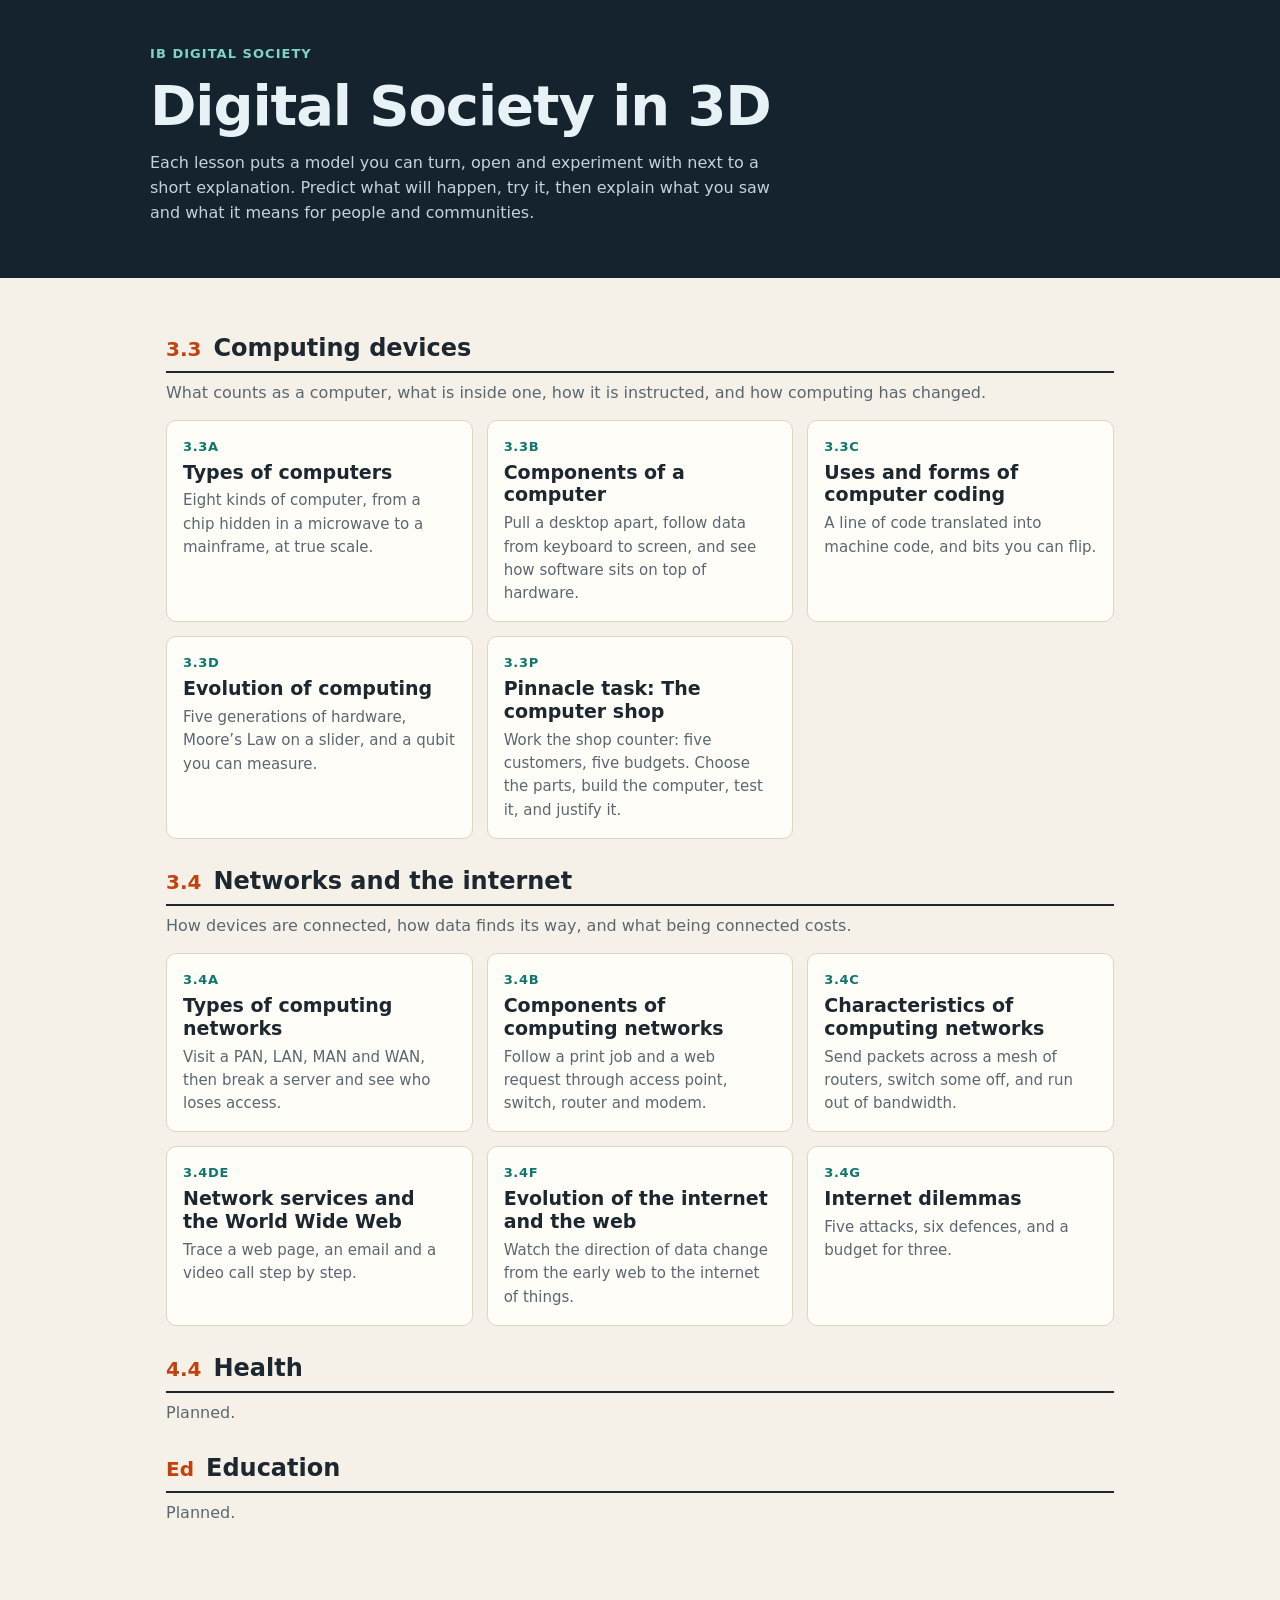
<file: index.html>
<!doctype html>
<html lang="en">
<head>
  <meta charset="utf-8">
  <meta name="viewport" content="width=device-width, initial-scale=1">
  <title>Digital Society in 3D</title>
  <link rel="stylesheet" href="css/book.css?v=18">
</head>
<body>
  <a class="skip" href="#contents">Skip to contents</a>
  <header class="cover">
    <div class="cover-inner">
      <div class="kicker">IB Digital Society</div>
      <h1 id="book-title">Digital Society in 3D</h1>
      <p>Each lesson puts a model you can turn, open and experiment with next to a short explanation.
        Predict what will happen, try it, then explain what you saw and what it means for people and communities.</p>
    </div>
  </header>
  <main class="contents" id="contents"></main>

  <script src="js/book.js?v=18"></script>
  <script>
    (function () {
      var B = window.DSBook, main = document.getElementById('contents');
      function el(tag, cls, text) {
        var e = document.createElement(tag);
        if (cls) e.className = cls;
        if (text !== undefined) e.textContent = text;
        return e;
      }
      B.chapters.forEach(function (ch) {
        var sec = el('section', 'chapter');
        var head = el('div', 'chapter-head');
        head.appendChild(el('span', 'num', ch.id));
        head.appendChild(el('h2', '', ch.title));
        sec.appendChild(head);
        sec.appendChild(el('p', '', ch.blurb));
        if (ch.lessons.length) {
          var ul = el('ul', 'lesson-list');
          ch.lessons.forEach(function (l) {
            var li = el('li');
            var card = el(l.file ? 'a' : 'div', 'lesson-card' + (l.file ? '' : ' planned'));
            if (l.file) card.href = 'lesson.html?id=' + encodeURIComponent(l.id);
            card.appendChild(el('div', 'id', l.id.toUpperCase()));
            card.appendChild(el('h3', '', l.title));
            card.appendChild(el('p', '', l.summary));
            var s = l.file ? B.getScore(l.id) : null;
            if (!l.file) card.appendChild(el('span', 'tag', 'Planned'));
            else if (s) card.appendChild(el('span', 'tag', 'Self-check: ' + s.correct + ' of ' + s.total));
            li.appendChild(card);
            ul.appendChild(li);
          });
          sec.appendChild(ul);
        }
        main.appendChild(sec);
      });
    })();
  </script>
</body>
</html>
</file>
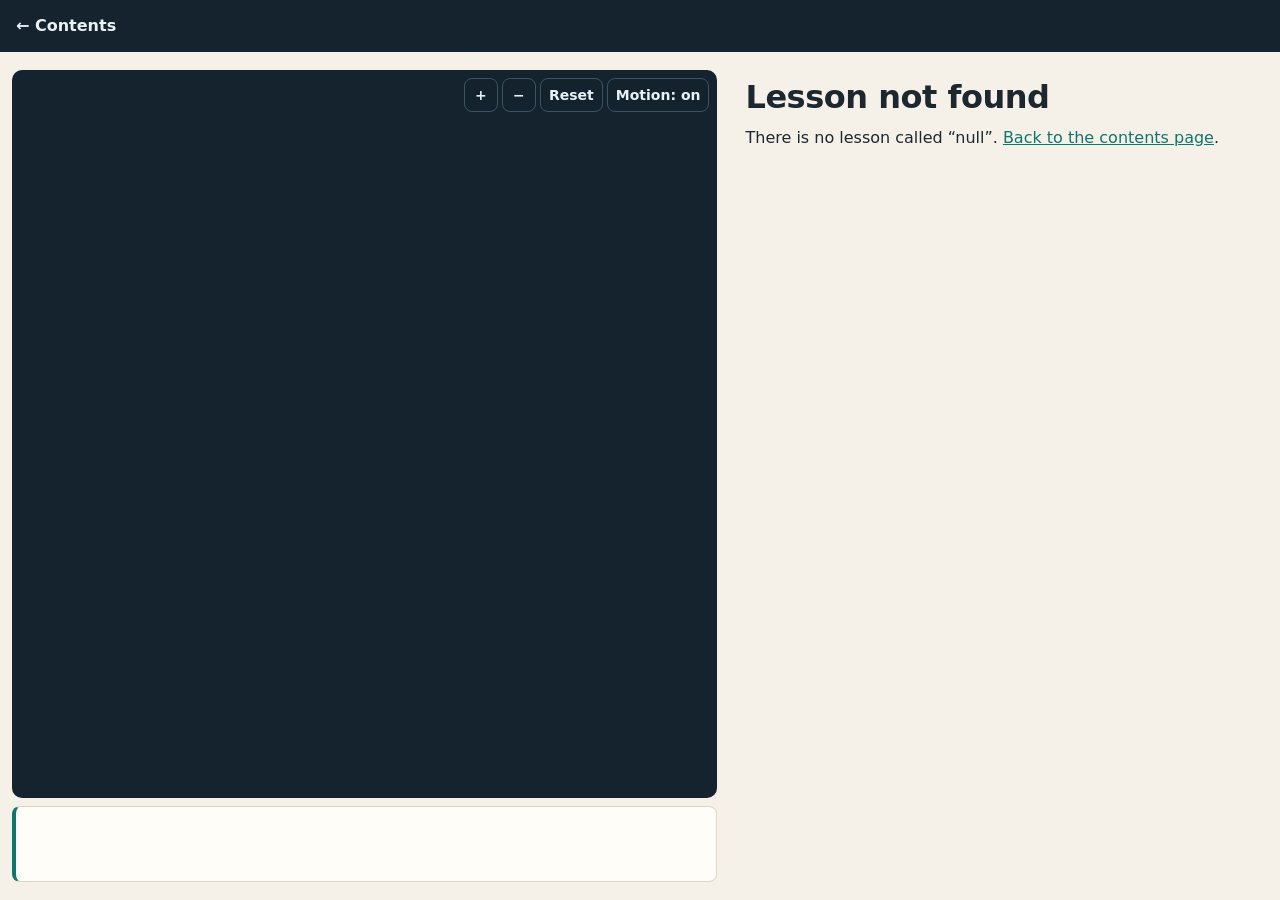
<file: lesson.html>
<!doctype html>
<html lang="en">
<head>
  <meta charset="utf-8">
  <meta name="viewport" content="width=device-width, initial-scale=1">
  <title>Lesson | Digital Society in 3D</title>
  <link rel="stylesheet" href="css/book.css?v=18">
</head>
<body>
  <a class="skip" href="#text">Skip to the lesson text</a>
  <header class="topbar">
    <a href="index.html">&larr; Contents</a>
    <span class="crumb" id="crumb"></span>
    <span class="spacer"></span>
    <span id="topnav"></span>
  </header>

  <main class="lesson">
    <section class="stage-col" aria-label="3D model">
      <div class="tabs" id="tabs" role="group" aria-label="Choose a model"></div>
      <div class="stage" id="stage">
        <div class="labels" id="labels" aria-hidden="true"></div>
        <div class="stage-tools">
          <button type="button" id="zoom-in" aria-label="Zoom in">+</button>
          <button type="button" id="zoom-out" aria-label="Zoom out">&minus;</button>
          <button type="button" id="reset" aria-label="Reset the view">Reset</button>
          <button type="button" id="motion" aria-pressed="false">Motion: on</button>
        </div>
        <p class="stage-hint" id="hint"></p>
      </div>
      <div class="scene-info" id="info" aria-live="polite"></div>
      <div class="scene-controls" id="controls"></div>
    </section>

    <article class="text-col" id="text" tabindex="-1"></article>
  </main>

  <script src="js/book.js?v=18"></script>
  <script src="js/shell.js?v=18"></script>
</body>
</html>
</file>
<file: css/book.css>
:root {
  --paper: #f5f1e8;
  --card: #fffdf8;
  --ink: #1d2730;
  --muted: #5b6770;
  --line: #ddd5c4;
  --teal: #0f766e;
  --teal-soft: #d9efeb;
  --coral: #c2410c;
  --coral-soft: #fde8dc;
  --night: #14232e;
  --night-2: #1e3341;
  --good: #166534;
  --good-soft: #dcf5e3;
  --bad: #9a3412;
  --bad-soft: #fdeadf;
  --bar: 52px;
}

* { box-sizing: border-box; }
html { scroll-behavior: smooth; }
body {
  margin: 0;
  background: var(--paper);
  color: var(--ink);
  font: 16px/1.55 system-ui, -apple-system, "Segoe UI", Roboto, sans-serif;
}
h1, h2, h3 { line-height: 1.2; margin: 0; }
a { color: var(--teal); }
:focus-visible { outline: 3px solid #f59e0b; outline-offset: 2px; border-radius: 4px; }

.skip { position: absolute; left: -999px; top: 0; background: #fff; padding: 8px 12px; z-index: 50; }
.skip:focus { left: 8px; top: 8px; }

/* ---------- top bar ---------- */
.topbar {
  position: sticky; top: 0; z-index: 20;
  height: var(--bar);
  display: flex; align-items: center; gap: 16px;
  padding: 0 16px;
  background: var(--night); color: #e8f1f5;
}
.topbar a { color: #e8f1f5; text-decoration: none; font-weight: 600; }
.topbar a:hover { text-decoration: underline; }
.topbar .crumb { color: #9fb4c0; font-size: 14px; overflow: hidden; text-overflow: ellipsis; white-space: nowrap; }
.topbar .spacer { flex: 1; }

/* ---------- contents page ---------- */
.cover { background: var(--night); color: #e8f1f5; padding: 44px 16px 52px; }
.cover-inner, .contents { max-width: 980px; margin: 0 auto; }
.cover .kicker { color: #7fd3c8; font-weight: 700; letter-spacing: .08em; text-transform: uppercase; font-size: 13px; }
.cover h1 { font-size: clamp(34px, 6vw, 56px); margin: 8px 0 12px; letter-spacing: -.02em; }
.cover p { max-width: 62ch; color: #c3d2db; margin: 0; }
.contents { padding: 28px 16px 64px; }
.chapter { margin-top: 28px; }
.chapter-head { display: flex; align-items: baseline; gap: 12px; border-bottom: 2px solid var(--ink); padding-bottom: 6px; }
.chapter-head .num { font-weight: 800; color: var(--coral); font-size: 20px; }
.chapter-head h2 { font-size: 24px; }
.chapter > p { color: var(--muted); margin: 8px 0 14px; }
.lesson-list { list-style: none; margin: 0; padding: 0; display: grid; grid-template-columns: repeat(auto-fill, minmax(280px, 1fr)); gap: 14px; }
.lesson-card {
  display: block; height: 100%;
  background: var(--card); border: 1px solid var(--line); border-radius: 10px;
  padding: 16px; color: inherit; text-decoration: none;
}
a.lesson-card:hover { border-color: var(--teal); box-shadow: 0 2px 0 var(--teal); }
.lesson-card .id { font-size: 13px; font-weight: 700; color: var(--teal); text-transform: uppercase; letter-spacing: .05em; }
.lesson-card h3 { font-size: 19px; margin: 4px 0 6px; }
.lesson-card p { margin: 0; color: var(--muted); font-size: 15px; }
.lesson-card .tag { display: inline-block; margin-top: 10px; font-size: 13px; font-weight: 600; padding: 2px 8px; border-radius: 99px; background: var(--teal-soft); color: var(--teal); }
.lesson-card.planned { background: transparent; border-style: dashed; }
.lesson-card.planned .id, .lesson-card.planned h3 { color: var(--muted); }
.lesson-card.planned .tag { background: #e9e3d5; color: var(--muted); }

/* ---------- lesson page ---------- */
.lesson {
  display: grid;
  grid-template-columns: minmax(0, 1.3fr) minmax(0, 1fr);
  align-items: start;
}
.stage-col {
  position: sticky; top: var(--bar);
  height: calc(100vh - var(--bar));
  display: flex; flex-direction: column; gap: 8px;
  padding: 10px 6px 10px 12px;
  min-height: 420px;
}
.tabs { display: flex; flex-wrap: wrap; gap: 6px; }
.tabs button {
  font: inherit; font-size: 14px; font-weight: 600;
  padding: 6px 12px; border-radius: 8px 8px 0 0;
  border: 1px solid var(--line); border-bottom: 3px solid transparent;
  background: var(--card); color: var(--muted); cursor: pointer;
}
.tabs button[aria-pressed="true"] { color: var(--ink); border-bottom-color: var(--coral); }

.stage {
  position: relative; flex: 1; min-height: 220px;
  background: var(--night); border-radius: 10px; overflow: hidden;
}
.stage canvas { display: block; width: 100%; height: 100%; touch-action: none; cursor: grab; }
.stage canvas:active { cursor: grabbing; }
.stage canvas:focus-visible { outline-offset: -4px; }
.labels { position: absolute; inset: 0; overflow: hidden; pointer-events: none; }
.labels .leaders { position: absolute; inset: 0; width: 100%; height: 100%; overflow: visible; }
.leaders line { stroke: rgba(255, 255, 255, .6); stroke-width: 1.2; }
.leaders circle { fill: #fff; stroke: rgba(8, 18, 25, .6); stroke-width: 1; }
.label3d {
  position: absolute; left: 0; top: 0;
  padding: 3px 9px; border-radius: 6px;
  background: rgba(8, 18, 25, .9); color: #f1f6f8;
  border: 1px solid rgba(255, 255, 255, .22);
  font-size: 12.5px; font-weight: 600; letter-spacing: .01em; white-space: nowrap;
  margin-top: -6px;
}
.label3d.callout { margin-top: 0; }
.label3d.big { font-size: 15px; background: rgba(15, 118, 110, .92); }
.label3d.quiet { background: rgba(8, 18, 25, .55); color: #b9c8d1; font-weight: 500; border-color: transparent; }
.stage-tools { position: absolute; right: 8px; top: 8px; display: flex; gap: 4px; }
.stage-tools button {
  min-width: 34px; height: 34px; padding: 0 8px;
  border: 1px solid #3c5362; border-radius: 8px;
  background: rgba(20, 35, 46, .85); color: #e8f1f5;
  font: 600 14px system-ui, sans-serif; cursor: pointer;
}
.stage-tools button:hover { background: var(--night-2); }
.stage-hint {
  position: absolute; left: 10px; bottom: 8px; right: 10px; margin: 0;
  color: #9fb4c0; font-size: 12px; pointer-events: none;
}
.stage-fail { position: absolute; inset: 0; display: grid; place-items: center; padding: 24px; color: #e8f1f5; text-align: center; }

.scene-info {
  background: var(--card); border: 1px solid var(--line); border-left: 4px solid var(--teal);
  border-radius: 8px; padding: 8px 12px; font-size: 14.5px; line-height: 1.45;
  min-height: 76px; max-height: 148px; overflow: auto;
}
.scene-info h3 { font-size: 15.5px; margin-bottom: 2px; }
.scene-info p { margin: 0 0 4px; }
.scene-info .note { color: var(--muted); font-size: 13.5px; }
.scene-controls { display: flex; flex-direction: column; gap: 6px; }
.ctl-row { display: flex; flex-wrap: wrap; align-items: center; gap: 6px; }
.ctl-label { font-size: 13px; font-weight: 700; color: var(--muted); margin-right: 2px; }
.btn {
  font: inherit; font-size: 14px; font-weight: 600;
  padding: 5px 11px; border-radius: 8px;
  border: 1px solid #b9b09c; background: var(--card); color: var(--ink); cursor: pointer;
}
.btn:hover { border-color: var(--teal); }
.btn.chip[aria-pressed="true"] { background: var(--teal); border-color: var(--teal); color: #fff; }
.btn.primary { background: var(--coral); border-color: var(--coral); color: #fff; }
.btn:disabled { opacity: .5; cursor: default; }
.ctl-row input[type=range] { flex: 1; min-width: 120px; max-width: 320px; accent-color: var(--teal); }
.ctl-row output { font-size: 13px; font-variant-numeric: tabular-nums; color: var(--muted); min-width: 4ch; }

.text-col { padding: 22px 28px 80px 22px; max-width: 640px; }
.text-col .kicker { color: var(--coral); font-weight: 800; font-size: 14px; letter-spacing: .06em; text-transform: uppercase; }
.text-col h1 { font-size: 32px; letter-spacing: -.015em; margin: 4px 0 10px; }
.text-col .question { font-size: 19px; font-weight: 600; color: var(--teal); margin: 0 0 10px; }
.text-col h2 { font-size: 21px; margin: 30px 0 8px; padding-top: 14px; border-top: 1px solid var(--line); }
.text-col h3 { font-size: 16.5px; margin: 16px 0 4px; }
.text-col p { margin: 0 0 10px; }
.text-col ul { margin: 0 0 10px; padding-left: 20px; }
.text-col li { margin-bottom: 4px; }
.targets { background: var(--card); border: 1px solid var(--line); border-radius: 10px; padding: 12px 14px; }
.targets h2 { font-size: 14px; text-transform: uppercase; letter-spacing: .06em; color: var(--muted); border: 0; margin: 0 0 6px; padding: 0; }
.targets ul { margin: 0; }

.predict { background: var(--coral-soft); border-radius: 10px; padding: 12px 14px; margin-top: 14px; }
.predict h2 { border: 0; margin: 0 0 4px; padding: 0; font-size: 17px; color: var(--coral); }
.predict fieldset, .q { border: 0; margin: 0; padding: 0; }
.predict legend, .q legend { font-weight: 600; padding: 0; margin-bottom: 6px; }
.opt { display: flex; gap: 8px; align-items: flex-start; padding: 5px 8px; border-radius: 8px; cursor: pointer; }
.opt:hover { background: rgba(0, 0, 0, .04); }
.opt input { margin-top: 5px; accent-color: var(--teal); }
.predict .after { margin: 8px 0 0; font-weight: 600; }

.terms { margin: 0; }
.terms dt { font-weight: 700; margin-top: 8px; }
.terms dd { margin: 0; color: #2f3b44; }

.q { background: var(--card); border: 1px solid var(--line); border-radius: 10px; padding: 12px 14px; margin-bottom: 12px; }
.q .opt.right { background: var(--good-soft); }
.q .opt.wrong { background: var(--bad-soft); }
.fb { margin: 6px 0 0; padding: 8px 10px; border-radius: 8px; font-size: 15px; }
.fb:empty { display: none; }
.fb.good { background: var(--good-soft); color: var(--good); }
.fb.bad { background: var(--bad-soft); color: var(--bad); }
.score { font-weight: 700; color: var(--teal); }

.inquiry { background: var(--night); color: #e8f1f5; border-radius: 12px; padding: 16px 18px; margin-top: 30px; }
.inquiry h2 { border: 0; margin: 0 0 6px; padding: 0; color: #7fd3c8; font-size: 15px; text-transform: uppercase; letter-spacing: .06em; }
.inquiry .prompt { font-size: 18px; font-weight: 600; margin: 0 0 8px; }
.inquiry ul { color: #c3d2db; }

details.alt { background: var(--card); border: 1px solid var(--line); border-radius: 10px; padding: 8px 14px; margin-top: 10px; }
details.alt summary { cursor: pointer; font-weight: 600; }
details.alt table { border-collapse: collapse; width: 100%; font-size: 14.5px; margin: 8px 0; }
details.alt th, details.alt td { text-align: left; vertical-align: top; border-top: 1px solid var(--line); padding: 5px 8px 5px 0; }
.simplified { font-size: 14px; color: var(--muted); border-left: 3px solid var(--line); padding-left: 10px; }

.pager { display: flex; justify-content: space-between; gap: 12px; margin-top: 28px; }
.pager a { font-weight: 600; }

@media (max-width: 860px) {
  .lesson { grid-template-columns: 1fr; }
  .stage-col { position: static; height: auto; padding: 10px 12px; }
  .stage { flex: none; height: 56vh; min-height: 280px; }
  .text-col { padding: 10px 16px 64px; max-width: none; }
}
@media (max-height: 640px) and (min-width: 861px) {
  .scene-info { max-height: 110px; }
}

/* Picture mode (lesson.html?...&shot=1): only the 3D model, filling the window. */
body.shot .topbar, body.shot .text-col, body.shot .tabs, body.shot .scene-info,
body.shot .scene-controls, body.shot .stage-tools, body.shot .stage-hint, body.shot .skip { display: none; }
body.shot .lesson { display: block; }
body.shot .stage-col { position: static; height: 100vh; padding: 0; }
body.shot .stage { border-radius: 0; }
body.shot .label3d { font-size: 17px; padding: 5px 12px; }

/* Dense controls: for scenes with many choice rows, two rows per line so the model keeps its space. */
.scene-controls.dense { display: grid; grid-template-columns: 1fr 1fr; gap: 5px 14px; }
.scene-controls.dense .ctl-row { flex-wrap: nowrap; gap: 4px; }
.scene-controls.dense .ctl-label { min-width: 58px; font-size: 12px; }
.scene-controls.dense .btn { font-size: 12.5px; padding: 4px 7px; white-space: nowrap; }
.scene-info.dense { max-height: 118px; min-height: 60px; font-size: 13.5px; }
@media (max-width: 1100px) { .scene-controls.dense { grid-template-columns: 1fr; } }
</file>
